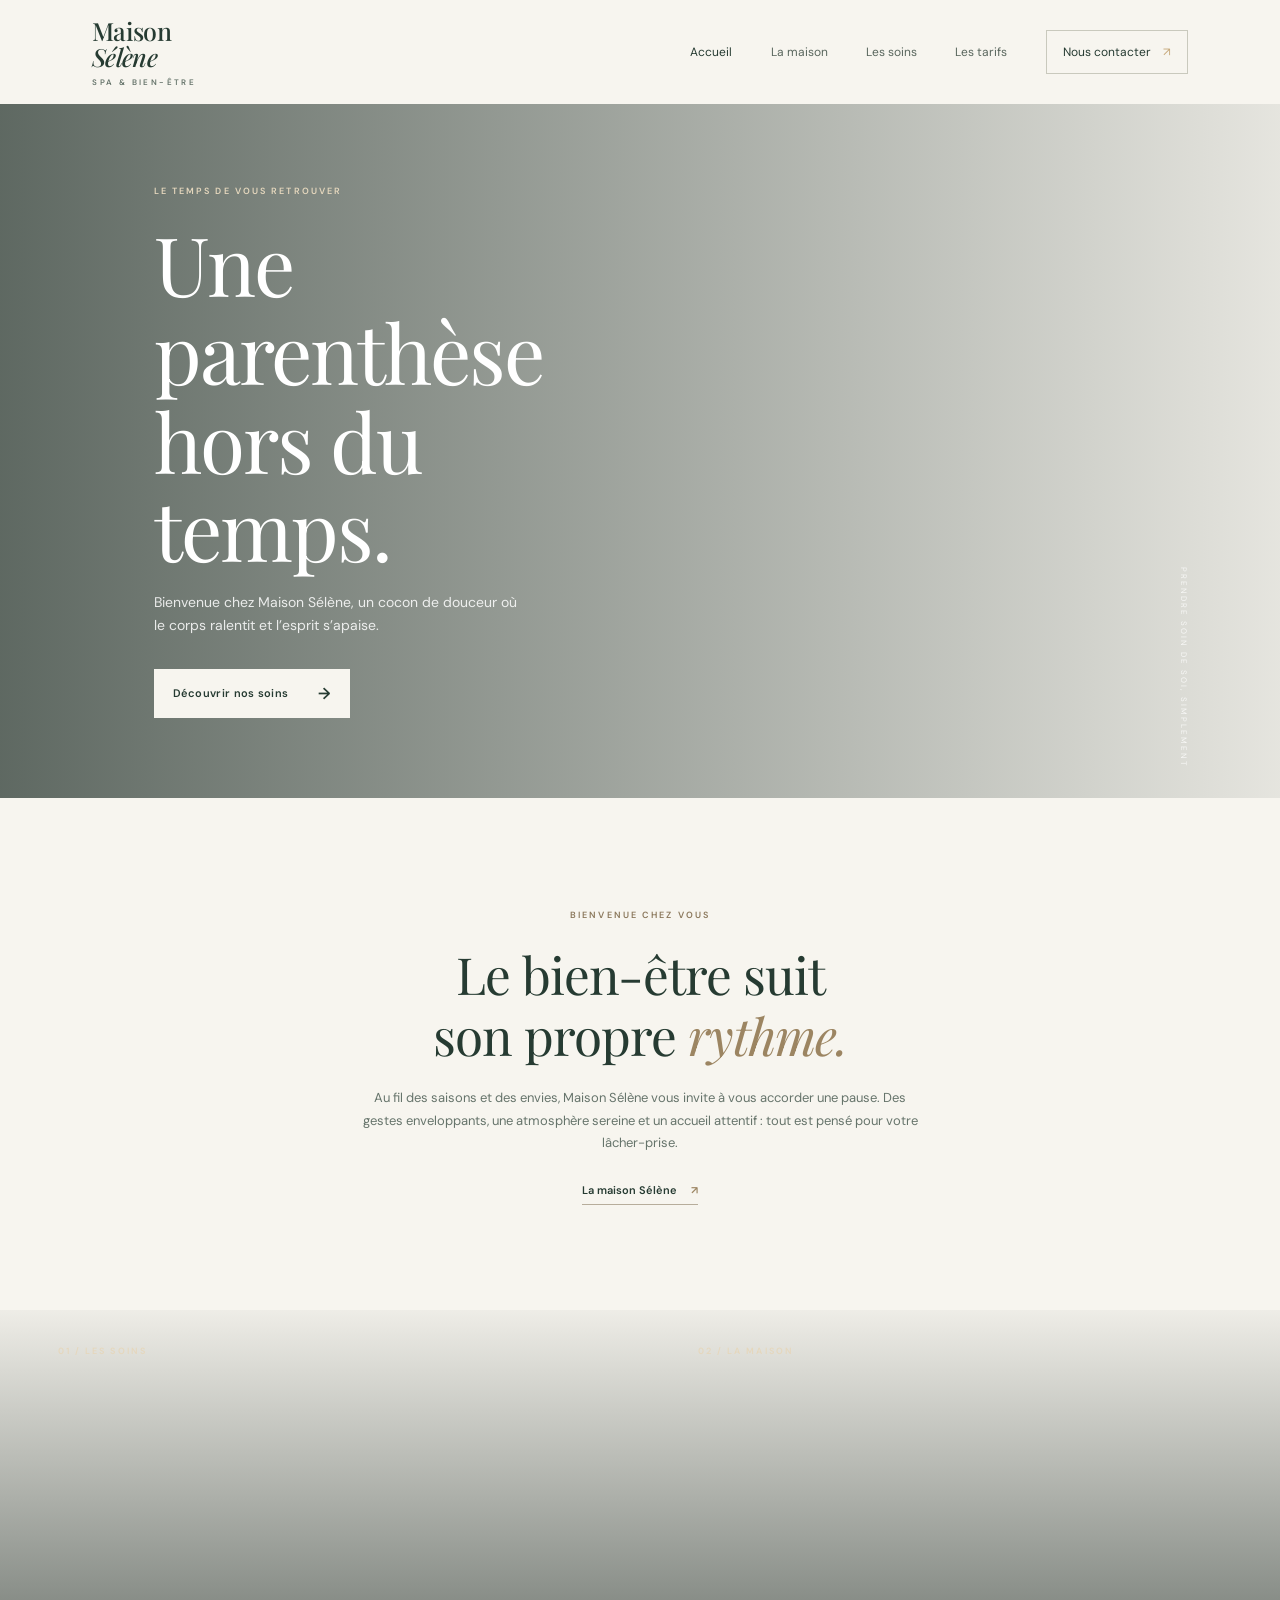
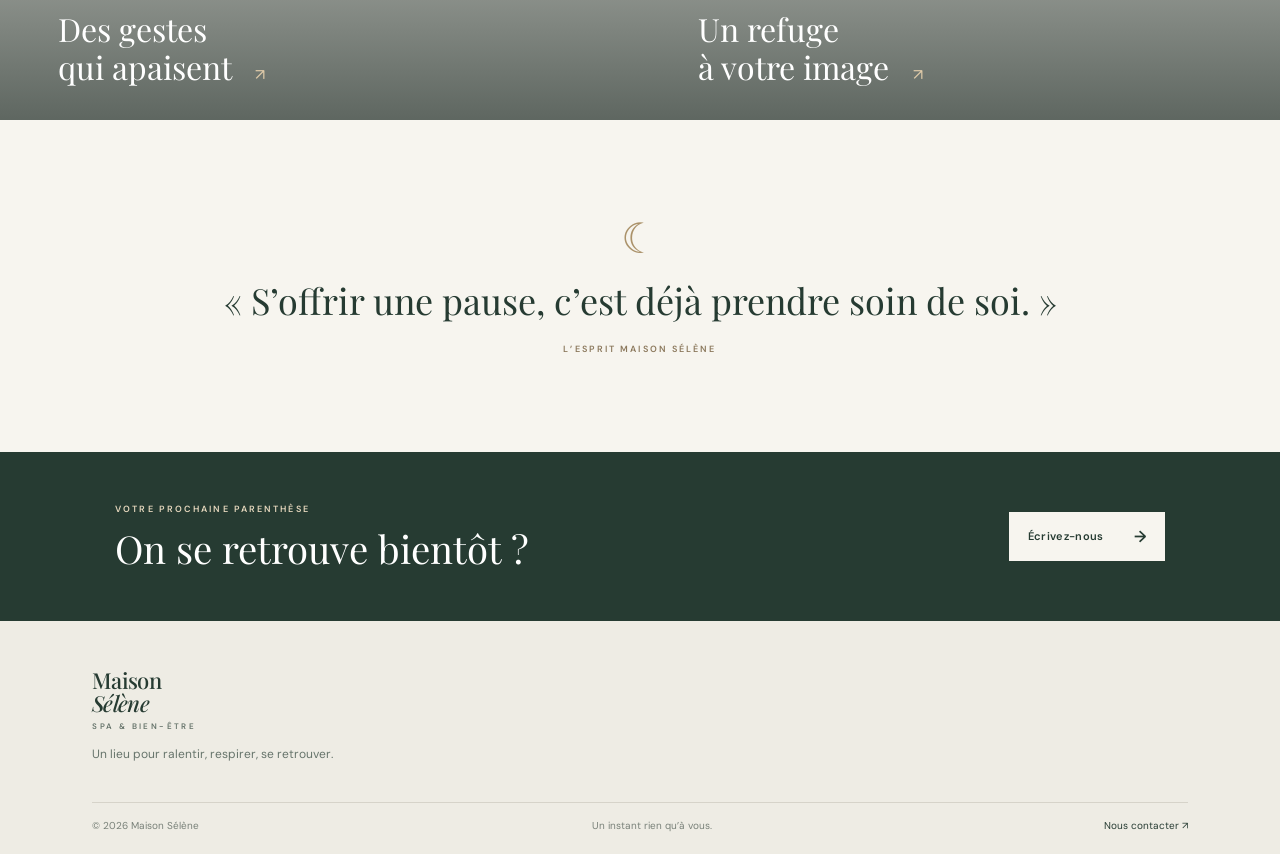
<file: index.html>
<!doctype html>
<html lang="fr">
<head>
  <meta charset="utf-8">
  <meta name="viewport" content="width=device-width, initial-scale=1">
  <meta name="description" content="Maison Sélène, une parenthèse de bien-être inspirée par la douceur de la lune. Découvrez nos soins et rituels spa.">
  <meta name="theme-color" content="#f7f5ef">
  <title>Maison Sélène — Spa & rituels de bien-être</title>
  <link rel="preconnect" href="https://fonts.googleapis.com">
  <link rel="preconnect" href="https://fonts.gstatic.com" crossorigin>
  <link href="https://fonts.googleapis.com/css2?family=DM+Sans:wght@400;500;600&family=Playfair+Display:wght@400;500;600&display=swap" rel="stylesheet">
  <link rel="stylesheet" href="styles.css">
  <script src="script.js" defer></script>
</head>
<body>
  <header class="site-header">
    <a class="wordmark" href="index.html" aria-label="Maison Sélène, accueil">Maison <span>Sélène</span><i>SPA & BIEN-ÊTRE</i></a>
    <button class="menu-toggle" type="button" aria-expanded="false" aria-controls="site-nav" aria-label="Ouvrir le menu"><span></span><span></span></button>
    <nav class="site-nav" id="site-nav" aria-label="Navigation principale">
      <a class="active" href="index.html">Accueil</a><a href="spa.html">La maison</a><a href="soins.html">Les soins</a><a href="tarifs.html">Les tarifs</a><a class="nav-cta" href="contact.html">Nous contacter <span aria-hidden="true">↗</span></a>
    </nav>
  </header>
  <main>
    <section class="hero hero-home">
      <div class="hero-content">
        <p class="eyebrow light">LE TEMPS DE VOUS RETROUVER</p>
        <h1>Une parenthèse<br>hors du temps.</h1>
        <p class="hero-copy">Bienvenue chez Maison Sélène, un cocon de douceur où le corps ralentit et l’esprit s’apaise.</p>
        <a class="button button-light" href="soins.html">Découvrir nos soins <span aria-hidden="true">→</span></a>
      </div>
      <span class="hero-note">PRENDRE SOIN DE SOI, SIMPLEMENT</span>
    </section>
    <section class="intro section-wrap">
      <p class="eyebrow">BIENVENUE CHEZ VOUS</p>
      <h2>Le bien-être suit<br>son propre <em>rythme.</em></h2>
      <p class="intro-copy">Au fil des saisons et des envies, Maison Sélène vous invite à vous accorder une pause. Des gestes enveloppants, une atmosphère sereine et un accueil attentif : tout est pensé pour votre lâcher-prise.</p>
      <a class="text-link" href="spa.html">La maison Sélène <span aria-hidden="true">↗</span></a>
    </section>
    <section class="feature-grid">
      <a class="feature-card feature-treatment" href="soins.html"><span class="eyebrow light">01 / LES SOINS</span><span class="feature-title">Des gestes<br>qui apaisent <b>↗</b></span></a>
      <a class="feature-card feature-place" href="spa.html"><span class="eyebrow light">02 / LA MAISON</span><span class="feature-title">Un refuge<br>à votre image <b>↗</b></span></a>
    </section>
    <section class="quote section-wrap">
      <span class="moon-mark" aria-hidden="true">☾</span>
      <p>« S’offrir une pause, c’est déjà prendre soin de soi. »</p>
      <span class="eyebrow">L’ESPRIT MAISON SÉLÈNE</span>
    </section>
    <section class="booking-strip">
      <div><p class="eyebrow light">VOTRE PROCHAINE PARENTHÈSE</p><h2>On se retrouve bientôt ?</h2></div>
      <a class="button button-light" href="contact.html">Écrivez-nous <span aria-hidden="true">→</span></a>
    </section>
  </main>
  <footer class="site-footer">
    <a class="wordmark footer-mark" href="index.html">Maison <span>Sélène</span><i>SPA & BIEN-ÊTRE</i></a>
    <p>Un lieu pour ralentir, respirer, se retrouver.</p>
    <div class="footer-bottom"><span>© <span data-year></span> Maison Sélène</span><span>Un instant rien qu’à vous.</span><a href="contact.html">Nous contacter ↗</a></div>
  </footer>
</body>
</html>
</file>
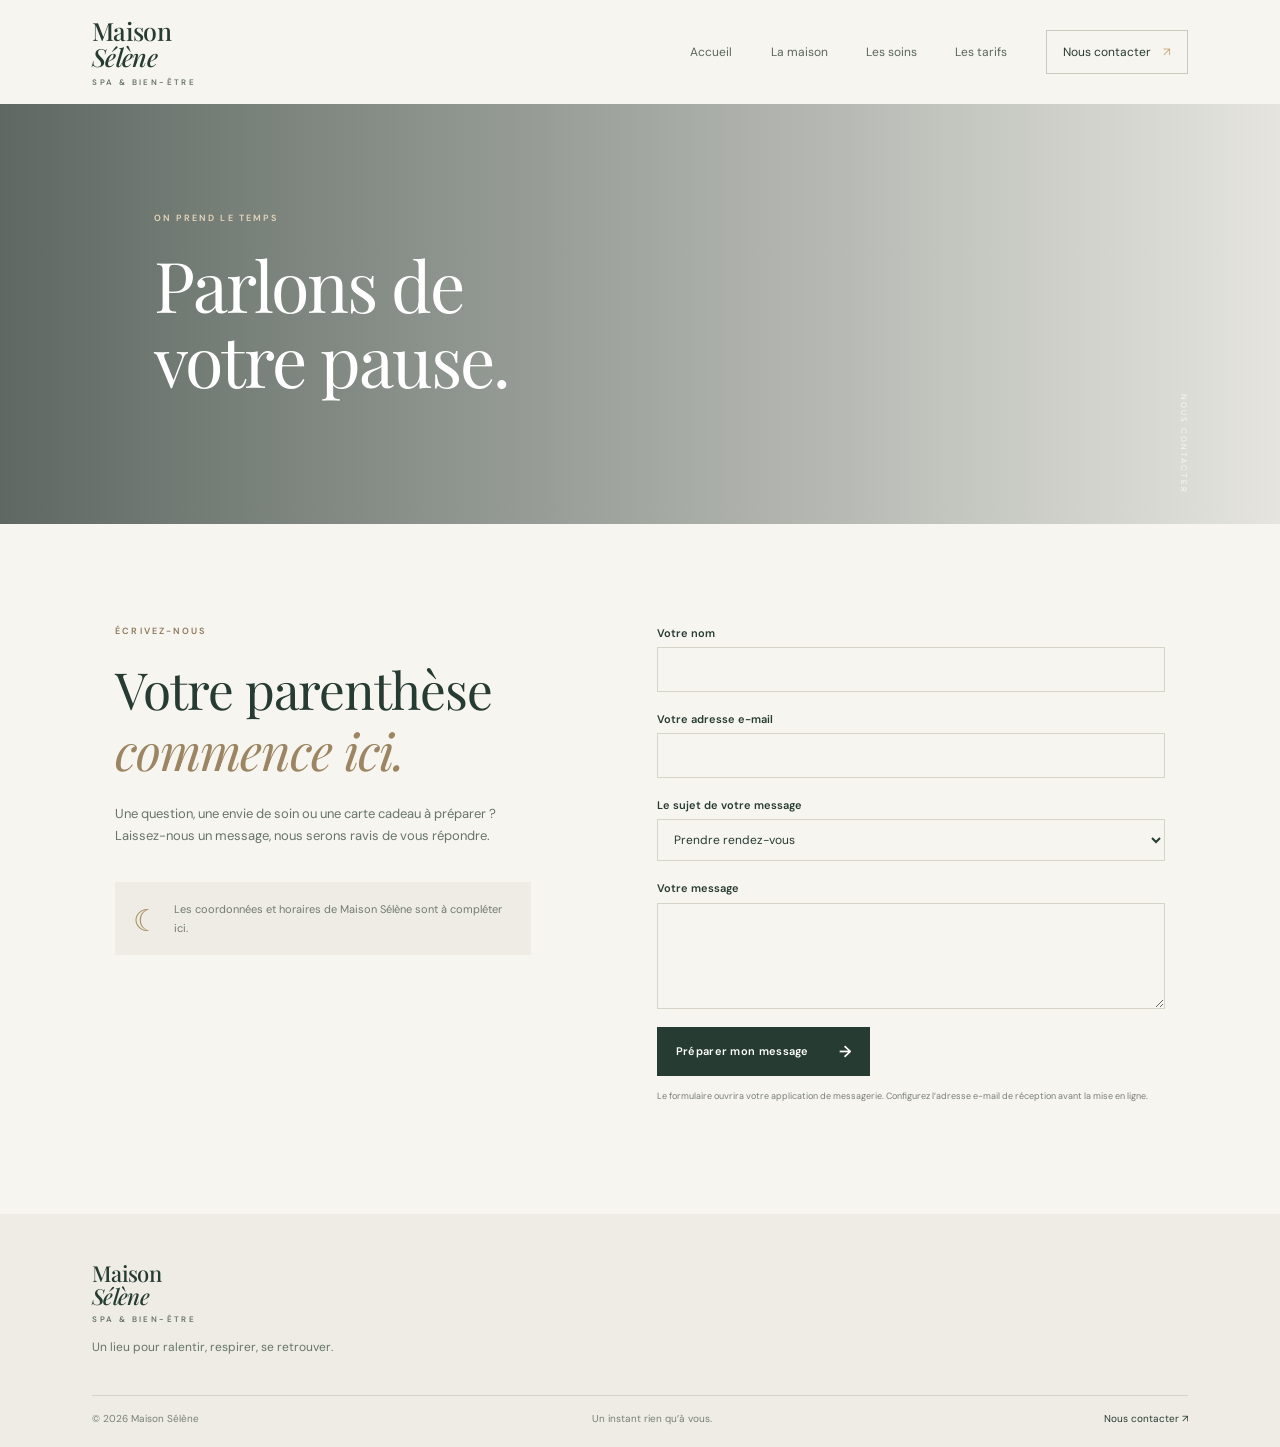
<file: contact.html>
<!doctype html>
<html lang="fr">
<head>
  <meta charset="utf-8">
  <meta name="viewport" content="width=device-width, initial-scale=1">
  <meta name="description" content="Contactez Maison Sélène pour préparer votre visite, choisir un soin ou demander une carte cadeau.">
  <meta name="theme-color" content="#f7f5ef">
  <title>Nous contacter — Maison Sélène</title>
  <link rel="preconnect" href="https://fonts.googleapis.com">
  <link rel="preconnect" href="https://fonts.gstatic.com" crossorigin>
  <link href="https://fonts.googleapis.com/css2?family=DM+Sans:wght@400;500;600&family=Playfair+Display:wght@400;500;600&display=swap" rel="stylesheet">
  <link rel="stylesheet" href="styles.css">
  <script src="script.js" defer></script>
</head>
<body>
  <header class="site-header">
    <a class="wordmark" href="index.html" aria-label="Maison Sélène, accueil">Maison <span>Sélène</span><i>SPA & BIEN-ÊTRE</i></a>
    <button class="menu-toggle" type="button" aria-expanded="false" aria-controls="site-nav" aria-label="Ouvrir le menu"><span></span><span></span></button>
    <nav class="site-nav" id="site-nav" aria-label="Navigation principale">
      <a href="index.html">Accueil</a><a href="spa.html">La maison</a><a href="soins.html">Les soins</a><a href="tarifs.html">Les tarifs</a><a class="nav-cta active" href="contact.html">Nous contacter <span aria-hidden="true">↗</span></a>
    </nav>
  </header>
  <main>
    <section class="page-hero page-hero-contact"><div><p class="eyebrow light">ON PREND LE TEMPS</p><h1>Parlons de<br>votre pause.</h1></div><span class="hero-note">NOUS CONTACTER</span></section>
    <section class="section-wrap contact-layout">
      <div class="contact-copy"><p class="eyebrow">ÉCRIVEZ-NOUS</p><h2>Votre parenthèse<br><em>commence ici.</em></h2><p>Une question, une envie de soin ou une carte cadeau à préparer ? Laissez-nous un message, nous serons ravis de vous répondre.</p><div class="contact-note"><span class="moon-mark" aria-hidden="true">☾</span><p>Les coordonnées et horaires de Maison Sélène sont à compléter ici.</p></div></div>
      <form class="contact-form" action="mailto:" method="post" enctype="text/plain">
        <label for="name">Votre nom</label><input id="name" name="Nom" autocomplete="name" required>
        <label for="email">Votre adresse e-mail</label><input id="email" name="E-mail" type="email" autocomplete="email" required>
        <label for="subject">Le sujet de votre message</label><select id="subject" name="Sujet"><option>Prendre rendez-vous</option><option>Choisir un soin</option><option>Carte cadeau</option><option>Autre demande</option></select>
        <label for="message">Votre message</label><textarea id="message" name="Message" rows="4" required></textarea>
        <button class="button button-dark" type="submit">Préparer mon message <span aria-hidden="true">→</span></button>
        <p class="form-note">Le formulaire ouvrira votre application de messagerie. Configurez l’adresse e-mail de réception avant la mise en ligne.</p>
      </form>
    </section>
  </main>
  <footer class="site-footer"><a class="wordmark footer-mark" href="index.html">Maison <span>Sélène</span><i>SPA & BIEN-ÊTRE</i></a><p>Un lieu pour ralentir, respirer, se retrouver.</p><div class="footer-bottom"><span>© <span data-year></span> Maison Sélène</span><span>Un instant rien qu’à vous.</span><a href="contact.html">Nous contacter ↗</a></div></footer>
</body>
</html>
</file>
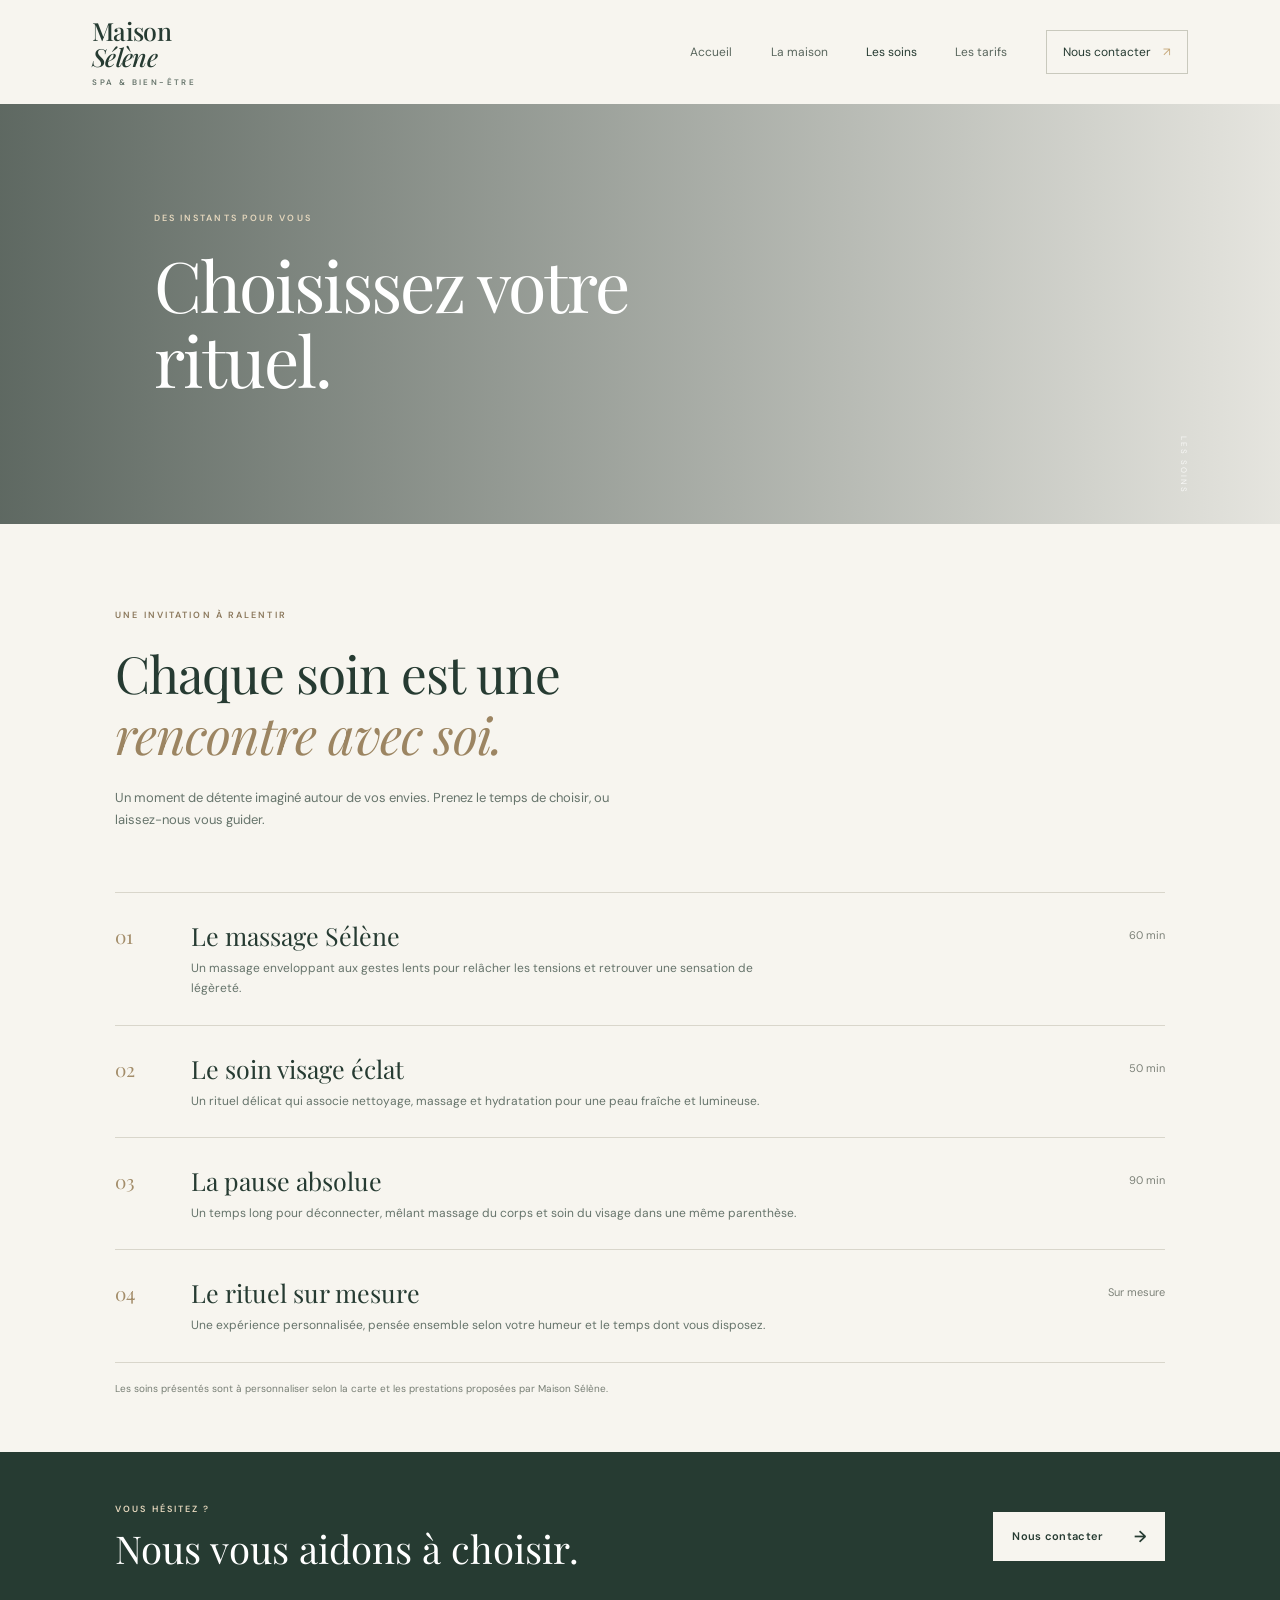
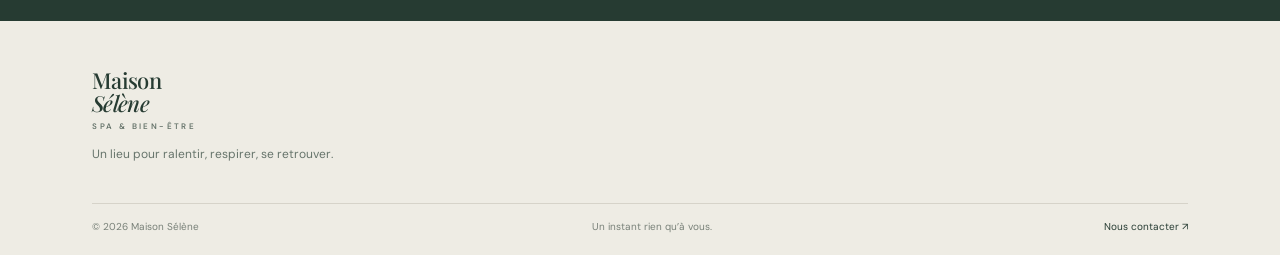
<file: soins.html>
<!doctype html>
<html lang="fr">
<head>
  <meta charset="utf-8">
  <meta name="viewport" content="width=device-width, initial-scale=1">
  <meta name="description" content="Massages, soins du visage et rituels : trouvez le soin bien-être qui vous correspond chez Maison Sélène.">
  <meta name="theme-color" content="#f7f5ef">
  <title>Les soins — Maison Sélène</title>
  <link rel="preconnect" href="https://fonts.googleapis.com">
  <link rel="preconnect" href="https://fonts.gstatic.com" crossorigin>
  <link href="https://fonts.googleapis.com/css2?family=DM+Sans:wght@400;500;600&family=Playfair+Display:wght@400;500;600&display=swap" rel="stylesheet">
  <link rel="stylesheet" href="styles.css">
  <script src="script.js" defer></script>
</head>
<body>
  <header class="site-header">
    <a class="wordmark" href="index.html" aria-label="Maison Sélène, accueil">Maison <span>Sélène</span><i>SPA & BIEN-ÊTRE</i></a>
    <button class="menu-toggle" type="button" aria-expanded="false" aria-controls="site-nav" aria-label="Ouvrir le menu"><span></span><span></span></button>
    <nav class="site-nav" id="site-nav" aria-label="Navigation principale">
      <a href="index.html">Accueil</a><a href="spa.html">La maison</a><a class="active" href="soins.html">Les soins</a><a href="tarifs.html">Les tarifs</a><a class="nav-cta" href="contact.html">Nous contacter <span aria-hidden="true">↗</span></a>
    </nav>
  </header>
  <main>
    <section class="page-hero page-hero-care"><div><p class="eyebrow light">DES INSTANTS POUR VOUS</p><h1>Choisissez votre<br>rituel.</h1></div><span class="hero-note">LES SOINS</span></section>
    <section class="section-wrap treatments-intro"><p class="eyebrow">UNE INVITATION À RALENTIR</p><h2>Chaque soin est une<br><em>rencontre avec soi.</em></h2><p>Un moment de détente imaginé autour de vos envies. Prenez le temps de choisir, ou laissez-nous vous guider.</p></section>
    <section class="treatment-list">
      <article class="treatment-row"><span class="treatment-number">01</span><div><h3>Le massage Sélène</h3><p>Un massage enveloppant aux gestes lents pour relâcher les tensions et retrouver une sensation de légèreté.</p></div><span class="duration">60 min</span></article>
      <article class="treatment-row"><span class="treatment-number">02</span><div><h3>Le soin visage éclat</h3><p>Un rituel délicat qui associe nettoyage, massage et hydratation pour une peau fraîche et lumineuse.</p></div><span class="duration">50 min</span></article>
      <article class="treatment-row"><span class="treatment-number">03</span><div><h3>La pause absolue</h3><p>Un temps long pour déconnecter, mêlant massage du corps et soin du visage dans une même parenthèse.</p></div><span class="duration">90 min</span></article>
      <article class="treatment-row"><span class="treatment-number">04</span><div><h3>Le rituel sur mesure</h3><p>Une expérience personnalisée, pensée ensemble selon votre humeur et le temps dont vous disposez.</p></div><span class="duration">Sur mesure</span></article>
    </section>
    <p class="fine-print section-wrap">Les soins présentés sont à personnaliser selon la carte et les prestations proposées par Maison Sélène.</p>
    <section class="booking-strip"><div><p class="eyebrow light">VOUS HÉSITEZ ?</p><h2>Nous vous aidons à choisir.</h2></div><a class="button button-light" href="contact.html">Nous contacter <span aria-hidden="true">→</span></a></section>
  </main>
  <footer class="site-footer"><a class="wordmark footer-mark" href="index.html">Maison <span>Sélène</span><i>SPA & BIEN-ÊTRE</i></a><p>Un lieu pour ralentir, respirer, se retrouver.</p><div class="footer-bottom"><span>© <span data-year></span> Maison Sélène</span><span>Un instant rien qu’à vous.</span><a href="contact.html">Nous contacter ↗</a></div></footer>
</body>
</html>
</file>
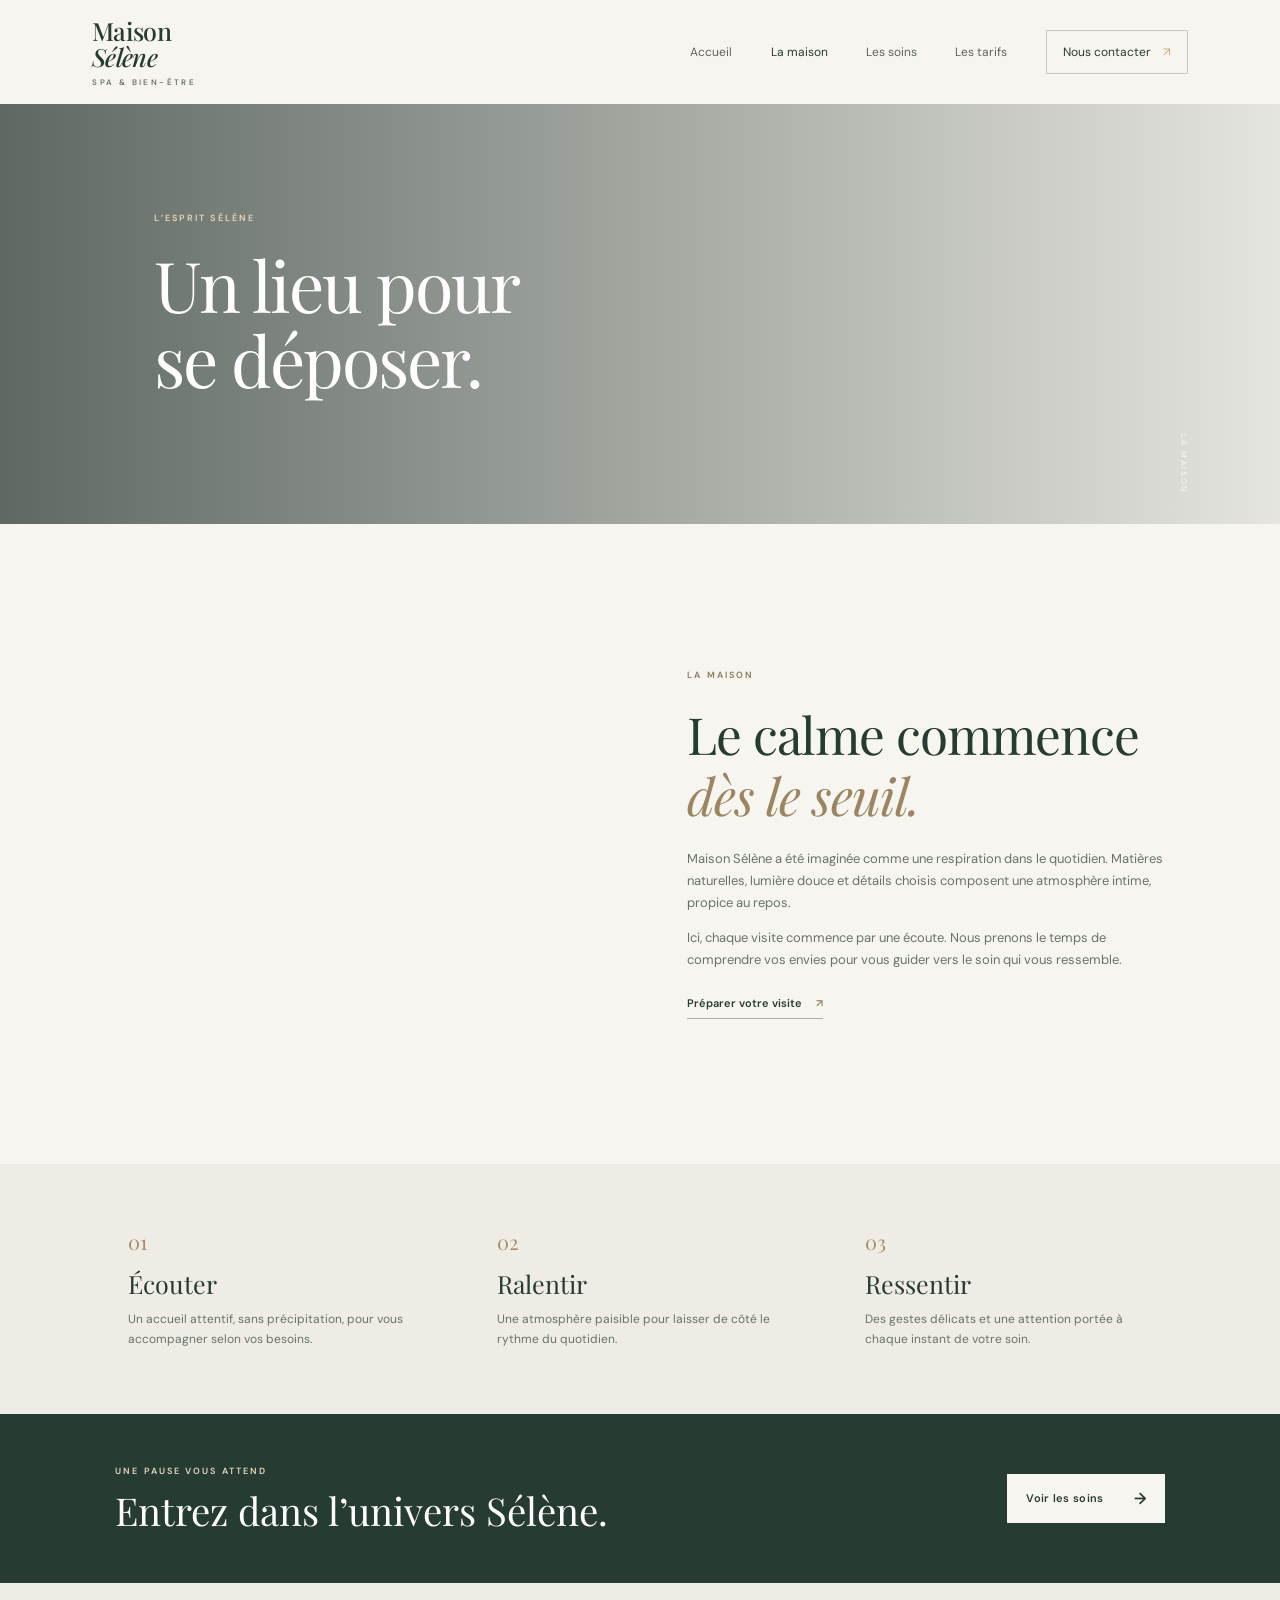
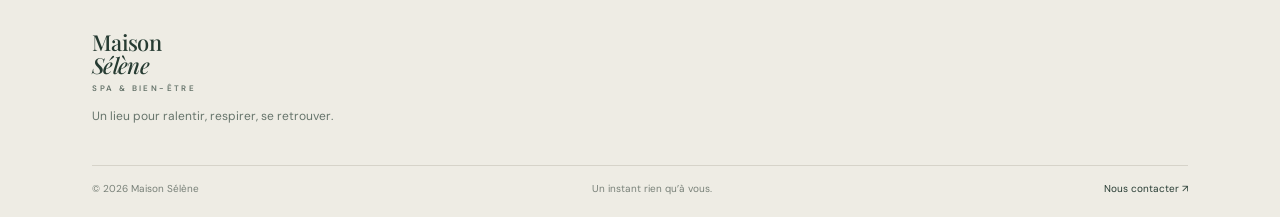
<file: spa.html>
<!doctype html>
<html lang="fr">
<head>
  <meta charset="utf-8">
  <meta name="viewport" content="width=device-width, initial-scale=1">
  <meta name="description" content="Découvrez l'univers de Maison Sélène, un espace de bien-être imaginé comme un refuge pour ralentir et se ressourcer.">
  <meta name="theme-color" content="#f7f5ef">
  <title>La maison — Maison Sélène</title>
  <link rel="preconnect" href="https://fonts.googleapis.com">
  <link rel="preconnect" href="https://fonts.gstatic.com" crossorigin>
  <link href="https://fonts.googleapis.com/css2?family=DM+Sans:wght@400;500;600&family=Playfair+Display:wght@400;500;600&display=swap" rel="stylesheet">
  <link rel="stylesheet" href="styles.css">
  <script src="script.js" defer></script>
</head>
<body>
  <header class="site-header">
    <a class="wordmark" href="index.html" aria-label="Maison Sélène, accueil">Maison <span>Sélène</span><i>SPA & BIEN-ÊTRE</i></a>
    <button class="menu-toggle" type="button" aria-expanded="false" aria-controls="site-nav" aria-label="Ouvrir le menu"><span></span><span></span></button>
    <nav class="site-nav" id="site-nav" aria-label="Navigation principale">
      <a href="index.html">Accueil</a><a class="active" href="spa.html">La maison</a><a href="soins.html">Les soins</a><a href="tarifs.html">Les tarifs</a><a class="nav-cta" href="contact.html">Nous contacter <span aria-hidden="true">↗</span></a>
    </nav>
  </header>
  <main>
    <section class="page-hero page-hero-house"><div><p class="eyebrow light">L’ESPRIT SÉLÈNE</p><h1>Un lieu pour<br>se déposer.</h1></div><span class="hero-note">LA MAISON</span></section>
    <section class="story section-wrap">
      <div class="story-image" role="img" aria-label="Intérieur chaleureux et naturel"></div>
      <div class="story-copy"><p class="eyebrow">LA MAISON</p><h2>Le calme commence<br><em>dès le seuil.</em></h2><p>Maison Sélène a été imaginée comme une respiration dans le quotidien. Matières naturelles, lumière douce et détails choisis composent une atmosphère intime, propice au repos.</p><p>Ici, chaque visite commence par une écoute. Nous prenons le temps de comprendre vos envies pour vous guider vers le soin qui vous ressemble.</p><a class="text-link" href="contact.html">Préparer votre visite <span aria-hidden="true">↗</span></a></div>
    </section>
    <section class="values">
      <div class="value-item"><span>01</span><h3>Écouter</h3><p>Un accueil attentif, sans précipitation, pour vous accompagner selon vos besoins.</p></div>
      <div class="value-item"><span>02</span><h3>Ralentir</h3><p>Une atmosphère paisible pour laisser de côté le rythme du quotidien.</p></div>
      <div class="value-item"><span>03</span><h3>Ressentir</h3><p>Des gestes délicats et une attention portée à chaque instant de votre soin.</p></div>
    </section>
    <section class="booking-strip"><div><p class="eyebrow light">UNE PAUSE VOUS ATTEND</p><h2>Entrez dans l’univers Sélène.</h2></div><a class="button button-light" href="soins.html">Voir les soins <span aria-hidden="true">→</span></a></section>
  </main>
  <footer class="site-footer"><a class="wordmark footer-mark" href="index.html">Maison <span>Sélène</span><i>SPA & BIEN-ÊTRE</i></a><p>Un lieu pour ralentir, respirer, se retrouver.</p><div class="footer-bottom"><span>© <span data-year></span> Maison Sélène</span><span>Un instant rien qu’à vous.</span><a href="contact.html">Nous contacter ↗</a></div></footer>
</body>
</html>
</file>
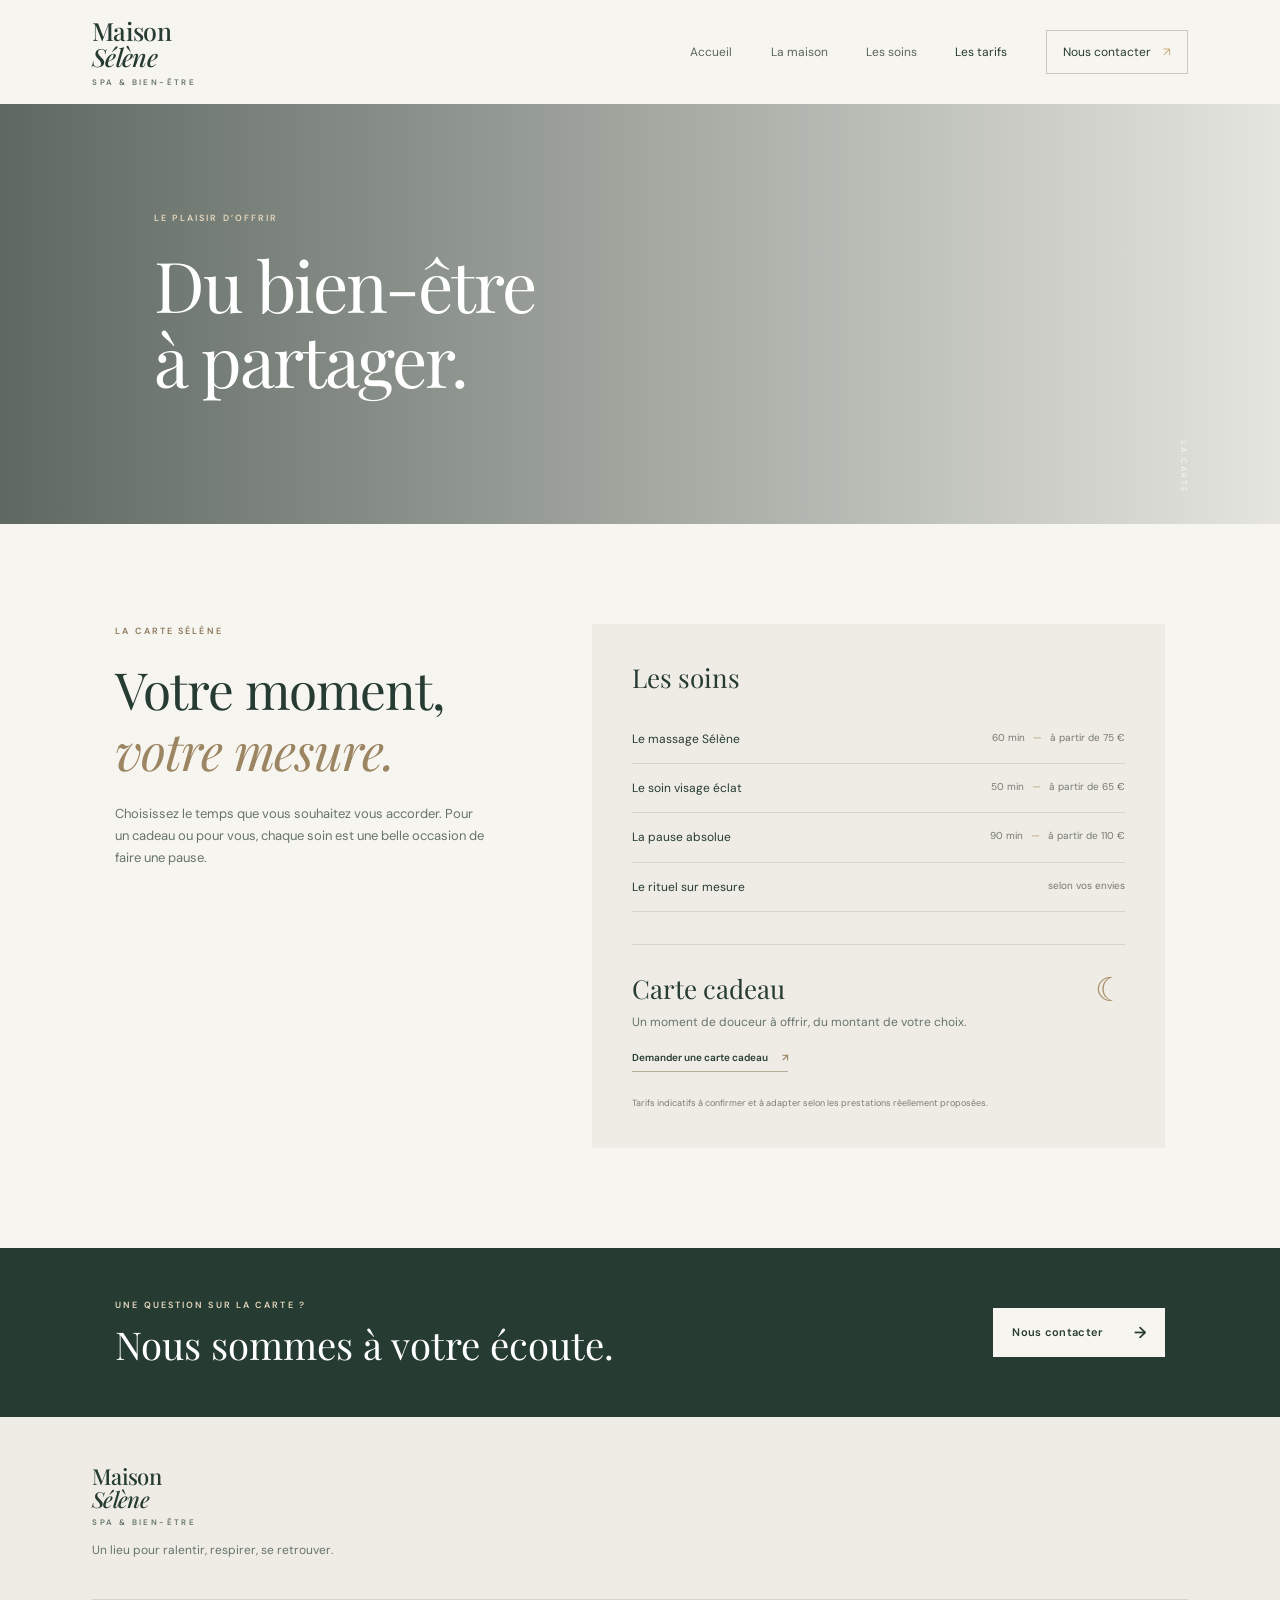
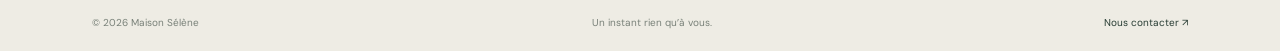
<file: tarifs.html>
<!doctype html>
<html lang="fr">
<head>
  <meta charset="utf-8">
  <meta name="viewport" content="width=device-width, initial-scale=1">
  <meta name="description" content="Découvrez la carte des soins et les tarifs de Maison Sélène. Une parenthèse de bien-être à offrir ou à s'offrir.">
  <meta name="theme-color" content="#f7f5ef">
  <title>Les tarifs — Maison Sélène</title>
  <link rel="preconnect" href="https://fonts.googleapis.com">
  <link rel="preconnect" href="https://fonts.gstatic.com" crossorigin>
  <link href="https://fonts.googleapis.com/css2?family=DM+Sans:wght@400;500;600&family=Playfair+Display:wght@400;500;600&display=swap" rel="stylesheet">
  <link rel="stylesheet" href="styles.css">
  <script src="script.js" defer></script>
</head>
<body>
  <header class="site-header">
    <a class="wordmark" href="index.html" aria-label="Maison Sélène, accueil">Maison <span>Sélène</span><i>SPA & BIEN-ÊTRE</i></a>
    <button class="menu-toggle" type="button" aria-expanded="false" aria-controls="site-nav" aria-label="Ouvrir le menu"><span></span><span></span></button>
    <nav class="site-nav" id="site-nav" aria-label="Navigation principale">
      <a href="index.html">Accueil</a><a href="spa.html">La maison</a><a href="soins.html">Les soins</a><a class="active" href="tarifs.html">Les tarifs</a><a class="nav-cta" href="contact.html">Nous contacter <span aria-hidden="true">↗</span></a>
    </nav>
  </header>
  <main>
    <section class="page-hero page-hero-rates"><div><p class="eyebrow light">LE PLAISIR D’OFFRIR</p><h1>Du bien-être<br>à partager.</h1></div><span class="hero-note">LA CARTE</span></section>
    <section class="section-wrap rates-layout">
      <div class="rates-heading"><p class="eyebrow">LA CARTE SÉLÈNE</p><h2>Votre moment,<br><em>votre mesure.</em></h2><p>Choisissez le temps que vous souhaitez vous accorder. Pour un cadeau ou pour vous, chaque soin est une belle occasion de faire une pause.</p></div>
      <div class="rates-card">
        <div class="rates-group"><h3>Les soins</h3><div class="rate-line"><span>Le massage Sélène</span><span class="rate-detail">60 min <b>—</b> à partir de 75 €</span></div><div class="rate-line"><span>Le soin visage éclat</span><span class="rate-detail">50 min <b>—</b> à partir de 65 €</span></div><div class="rate-line"><span>La pause absolue</span><span class="rate-detail">90 min <b>—</b> à partir de 110 €</span></div><div class="rate-line"><span>Le rituel sur mesure</span><span class="rate-detail">selon vos envies</span></div></div>
        <div class="rates-group gift-group"><span class="moon-mark" aria-hidden="true">☾</span><h3>Carte cadeau</h3><p>Un moment de douceur à offrir, du montant de votre choix.</p><a class="text-link" href="contact.html">Demander une carte cadeau <span aria-hidden="true">↗</span></a></div>
        <p class="rate-notice">Tarifs indicatifs à confirmer et à adapter selon les prestations réellement proposées.</p>
      </div>
    </section>
    <section class="booking-strip"><div><p class="eyebrow light">UNE QUESTION SUR LA CARTE ?</p><h2>Nous sommes à votre écoute.</h2></div><a class="button button-light" href="contact.html">Nous contacter <span aria-hidden="true">→</span></a></section>
  </main>
  <footer class="site-footer"><a class="wordmark footer-mark" href="index.html">Maison <span>Sélène</span><i>SPA & BIEN-ÊTRE</i></a><p>Un lieu pour ralentir, respirer, se retrouver.</p><div class="footer-bottom"><span>© <span data-year></span> Maison Sélène</span><span>Un instant rien qu’à vous.</span><a href="contact.html">Nous contacter ↗</a></div></footer>
</body>
</html>
</file>
<file: styles.css>
:root {
  --paper: #f7f5ef;
  --paper-dark: #eeece4;
  --ink: #263b32;
  --ink-soft: #66746b;
  --olive: #4a5d50;
  --gold: #c6a879;
  --serif: "Playfair Display", Georgia, serif;
  --sans: "DM Sans", Arial, sans-serif;
}

* { box-sizing: border-box; }
html { scroll-behavior: smooth; }
body { margin: 0; background: var(--paper); color: var(--ink); font-family: var(--sans); font-size: 15px; line-height: 1.7; }
a { color: inherit; text-decoration: none; }
button, input, select, textarea { font: inherit; }
.site-header { position: relative; z-index: 3; min-height: 92px; padding: 18px 7.2%; display: flex; align-items: center; justify-content: space-between; background: var(--paper); }
.wordmark { display: inline-flex; flex-direction: column; font: 500 25px/1.05 var(--serif); letter-spacing: -.7px; }
.wordmark span { font-style: italic; }
.wordmark i { margin-top: 7px; font: 600 8px/1 var(--sans); letter-spacing: 2.4px; color: var(--ink-soft); }
.site-nav { display: flex; align-items: center; gap: clamp(18px, 3vw, 42px); }
.site-nav > a { font-size: 12px; color: #59665d; transition: color .2s ease; }
.site-nav > a:hover, .site-nav > a.active { color: var(--ink); }
.site-nav .nav-cta { padding: 11px 16px; border: 1px solid #c9c9bd; color: var(--ink); }
.nav-cta span { padding-left: 9px; color: var(--gold); }
.menu-toggle { display: none; }
.hero { position: relative; min-height: min(660px, 75vw); display: flex; align-items: center; padding: 80px 12%; color: #fff; background-position: center; background-size: cover; }
.hero::before, .page-hero::before { position: absolute; inset: 0; content: ""; background: linear-gradient(90deg, rgba(22, 38, 31, .68), rgba(22, 38, 31, .08)); }
.hero-home { background-image: url("https://images.unsplash.com/photo-1540555700478-4be289fbecef?auto=format&fit=crop&w=2000&q=85"); }
.hero-content { position: relative; z-index: 1; max-width: 520px; }
h1, h2, h3, p { margin-top: 0; }
.hero h1, .page-hero h1 { margin: 18px 0; font: 400 clamp(48px, 6.4vw, 82px)/1.08 var(--serif); letter-spacing: -2px; }
.eyebrow { margin-bottom: 20px; color: #8b785c; font-size: 9px; font-weight: 600; letter-spacing: 2.1px; }
.eyebrow.light { color: #e5d7bd; }
.hero-copy { max-width: 370px; color: rgba(255,255,255,.85); font-size: 14px; }
.button { display: inline-flex; align-items: center; justify-content: center; gap: 30px; min-height: 49px; padding: 0 19px; border: 0; font-size: 11px; font-weight: 600; letter-spacing: .3px; cursor: pointer; transition: background .2s, color .2s; }
.button span { font-size: 16px; }
.button-light { margin-top: 17px; background: var(--paper); color: var(--ink); }
.button-light:hover { background: #e5d9c7; }
.button-dark { width: fit-content; background: var(--ink); color: white; }
.button-dark:hover { background: var(--olive); }
.hero-note { position: absolute; right: 7%; bottom: 30px; z-index: 1; color: rgba(255,255,255,.8); font-size: 8px; letter-spacing: 2px; writing-mode: vertical-rl; }
.section-wrap { width: min(1080px, 82%); margin-right: auto; margin-left: auto; }
.intro { padding: 110px 0 105px; text-align: center; }
.intro h2, .story h2, .treatments-intro h2, .rates-heading h2, .contact-copy h2 { margin: 0 0 21px; font: 400 clamp(36px, 4vw, 53px)/1.2 var(--serif); letter-spacing: -1px; }
h2 em { color: #9c8562; font-weight: 400; }
.intro-copy { max-width: 555px; margin: 0 auto 23px; color: var(--ink-soft); font-size: 13px; }
.text-link { display: inline-flex; gap: 14px; align-items: center; border-bottom: 1px solid #b7ad9b; padding-bottom: 5px; font-size: 11px; font-weight: 600; }
.text-link span { color: #9c8562; }
.feature-grid { display: grid; grid-template-columns: 1fr 1fr; min-height: 410px; }
.feature-card { position: relative; display: flex; flex-direction: column; justify-content: space-between; padding: 34px 9%; color: white; background-position: center; background-size: cover; }
.feature-card::before { position: absolute; inset: 0; content: ""; background: linear-gradient(0deg, rgba(22,35,29,.68), rgba(22,35,29,.04)); }
.feature-card > * { position: relative; }
.feature-treatment { background-image: url("https://images.unsplash.com/photo-1519823551278-64ac92734fb1?auto=format&fit=crop&w=1000&q=80"); }
.feature-place { background-image: url("https://images.unsplash.com/photo-1600210492486-724fe5c67fb0?auto=format&fit=crop&w=1000&q=80"); }
.feature-title { font: 400 32px/1.2 var(--serif); }
.feature-title b { margin-left: 16px; color: #e0cba9; font: 400 16px var(--sans); }
.quote { padding: 95px 0 91px; text-align: center; }
.moon-mark { display: block; color: #ab926a; font: 42px/1 var(--serif); }
.quote > p { margin: 19px 0 10px; font: 400 clamp(25px, 3vw, 36px)/1.35 var(--serif); }
.quote .eyebrow { margin-bottom: 0; }
.booking-strip { padding: 50px 9%; display: flex; align-items: center; justify-content: space-between; gap: 28px; color: white; background: var(--ink); }
.booking-strip .eyebrow { margin-bottom: 8px; }
.booking-strip h2 { margin: 0; font: 400 clamp(27px, 3vw, 39px)/1.2 var(--serif); }
.booking-strip .button { flex-shrink: 0; margin: 0; }
.site-footer { padding: 48px 7.2% 20px; background: var(--paper-dark); }
.footer-mark { font-size: 22px; }
.site-footer > p { margin: 14px 0 38px; color: var(--ink-soft); font-size: 12px; }
.footer-bottom { display: flex; justify-content: space-between; gap: 16px; border-top: 1px solid #d6d3c9; padding-top: 14px; color: #788078; font-size: 10px; }
.footer-bottom a { color: var(--ink); }
.page-hero { position: relative; min-height: 420px; display: flex; align-items: center; padding: 65px 12%; color: white; background-position: center; background-size: cover; }
.page-hero > div { position: relative; z-index: 1; }
.page-hero h1 { font-size: clamp(48px, 5.7vw, 70px); }
.page-hero-house { background-image: url("https://images.unsplash.com/photo-1600210492486-724fe5c67fb0?auto=format&fit=crop&w=1800&q=85"); }
.page-hero-care { background-image: url("https://images.unsplash.com/photo-1540555700478-4be289fbecef?auto=format&fit=crop&w=1800&q=85"); }
.page-hero-rates { background-image: url("https://images.unsplash.com/photo-1544161515-4ab6ce6db874?auto=format&fit=crop&w=1800&q=85"); }
.page-hero-contact { background-image: url("https://images.unsplash.com/photo-1519823551278-64ac92734fb1?auto=format&fit=crop&w=1800&q=85"); }
.story { display: grid; grid-template-columns: 1fr 1fr; gap: 9%; align-items: center; padding-top: 100px; padding-bottom: 100px; }
.story-image { min-height: 440px; background: url("https://images.unsplash.com/photo-1600210492486-724fe5c67fb0?auto=format&fit=crop&w=1000&q=80") center/cover; }
.story-copy > p:not(.eyebrow) { color: var(--ink-soft); font-size: 13px; }
.story-copy .text-link { margin-top: 10px; }
.values { display: grid; grid-template-columns: repeat(3, 1fr); gap: 8%; padding: 64px 10%; background: var(--paper-dark); }
.value-item > span { color: #a38d6a; font: 20px var(--serif); }
.value-item h3 { margin: 9px 0; font: 400 25px var(--serif); }
.value-item p { margin: 0; color: var(--ink-soft); font-size: 12px; }
.treatments-intro { padding-top: 84px; padding-bottom: 48px; }
.treatments-intro > p:last-child { max-width: 500px; color: var(--ink-soft); font-size: 13px; }
.treatment-list { width: min(1080px, 82%); margin: 0 auto; border-top: 1px solid #d9d6cb; }
.treatment-row { display: grid; grid-template-columns: 58px 1fr auto; gap: 18px; align-items: start; padding: 26px 0; border-bottom: 1px solid #d9d6cb; }
.treatment-number { padding-top: 4px; color: #a38d6a; font: 19px var(--serif); }
.treatment-row h3 { margin-bottom: 6px; font: 400 25px var(--serif); }
.treatment-row p { max-width: 610px; margin-bottom: 0; color: var(--ink-soft); font-size: 12px; }
.duration { padding-top: 7px; color: #7d8279; font-size: 11px; }
.fine-print { padding-top: 17px; padding-bottom: 45px; color: #777e74; font-size: 10px; }
.rates-layout { display: grid; grid-template-columns: .8fr 1.2fr; gap: 9%; align-items: start; padding-top: 100px; padding-bottom: 100px; }
.rates-heading > p:last-child { max-width: 370px; color: var(--ink-soft); font-size: 13px; }
.rates-card { padding: 36px 40px; background: #eeece4; }
.rates-group h3 { margin-bottom: 20px; font: 400 26px var(--serif); }
.rate-line { display: flex; justify-content: space-between; gap: 14px; padding: 14px 0; border-bottom: 1px solid #d8d5ca; font-size: 12px; }
.rate-detail { flex-shrink: 0; color: #747a72; font-size: 10px; text-align: right; }
.rate-detail b { padding: 0 5px; color: #b19b76; font-weight: 400; }
.gift-group { margin-top: 32px; padding-top: 26px; border-top: 1px solid #d8d5ca; }
.gift-group .moon-mark { float: right; font-size: 33px; }
.gift-group h3 { margin-bottom: 6px; }
.gift-group p { color: var(--ink-soft); font-size: 12px; }
.gift-group .text-link { font-size: 10px; }
.rate-notice { margin: 24px 0 0; color: #787e75; font-size: 9px; }
.contact-layout { display: grid; grid-template-columns: .9fr 1.1fr; gap: 12%; padding-top: 100px; padding-bottom: 110px; }
.contact-copy > p:not(.eyebrow) { max-width: 390px; color: var(--ink-soft); font-size: 13px; }
.contact-note { display: flex; gap: 14px; align-items: center; margin-top: 35px; padding: 18px; background: var(--paper-dark); }
.contact-note .moon-mark { flex: 0 0 auto; font-size: 30px; }
.contact-note p { margin: 0; color: #737b71; font-size: 11px; }
.contact-form { display: flex; flex-direction: column; align-items: flex-start; }
.contact-form label { margin: 0 0 5px; font-size: 11px; font-weight: 600; }
.contact-form input, .contact-form select, .contact-form textarea { width: 100%; margin-bottom: 18px; padding: 11px 12px; border: 1px solid #d6d3c9; border-radius: 0; background: transparent; color: var(--ink); outline-color: #9c8562; font-size: 12px; }
.contact-form textarea { resize: vertical; }
.form-note { margin: 13px 0 0; color: #777e74; font-size: 9px; }

@media (max-width: 760px) {
  .site-header { min-height: 76px; padding: 14px 6%; }
  .wordmark { font-size: 22px; }
  .menu-toggle { display: flex; width: 40px; height: 40px; flex-direction: column; align-items: center; justify-content: center; gap: 6px; border: 1px solid #d5d2c8; background: transparent; }
  .menu-toggle span { width: 16px; height: 1px; background: var(--ink); }
  .site-nav { position: absolute; top: 100%; right: 0; left: 0; display: none; flex-direction: column; align-items: stretch; gap: 0; padding: 8px 6% 18px; background: var(--paper); box-shadow: 0 10px 12px rgba(38,59,50,.08); }
  .site-nav.is-open { display: flex; }
  .site-nav > a { padding: 12px 0; }
  .site-nav .nav-cta { margin-top: 6px; padding: 10px 12px; }
  .hero { min-height: 600px; padding: 70px 8%; background-position: 58% center; }
  .hero h1 { font-size: 56px; }
  .section-wrap, .treatment-list { width: 86%; }
  .intro { padding: 78px 0; }
  .feature-grid { grid-template-columns: 1fr; }
  .feature-card { min-height: 310px; }
  .quote { padding: 72px 0; }
  .booking-strip { padding: 37px 7%; flex-direction: column; align-items: flex-start; }
  .site-footer { padding: 38px 7% 18px; }
  .footer-bottom { flex-wrap: wrap; }
  .footer-bottom > :nth-child(2) { display: none; }
  .page-hero { min-height: 350px; padding: 55px 8%; }
  .story, .rates-layout, .contact-layout { grid-template-columns: 1fr; gap: 36px; padding-top: 65px; padding-bottom: 65px; }
  .story-image { min-height: 320px; }
  .values { grid-template-columns: 1fr; gap: 29px; padding: 44px 8%; }
  .treatments-intro { padding-top: 65px; }
  .treatment-row { grid-template-columns: 35px 1fr; gap: 10px; }
  .duration { grid-column: 2; padding-top: 0; }
  .rates-card { padding: 28px 22px; }
  .rate-line { flex-direction: column; gap: 3px; }
  .rate-detail { text-align: left; }
}

@media (prefers-reduced-motion: reduce) {
  html { scroll-behavior: auto; }
  *, *::before, *::after { transition-duration: .01ms !important; }
}
</file>
